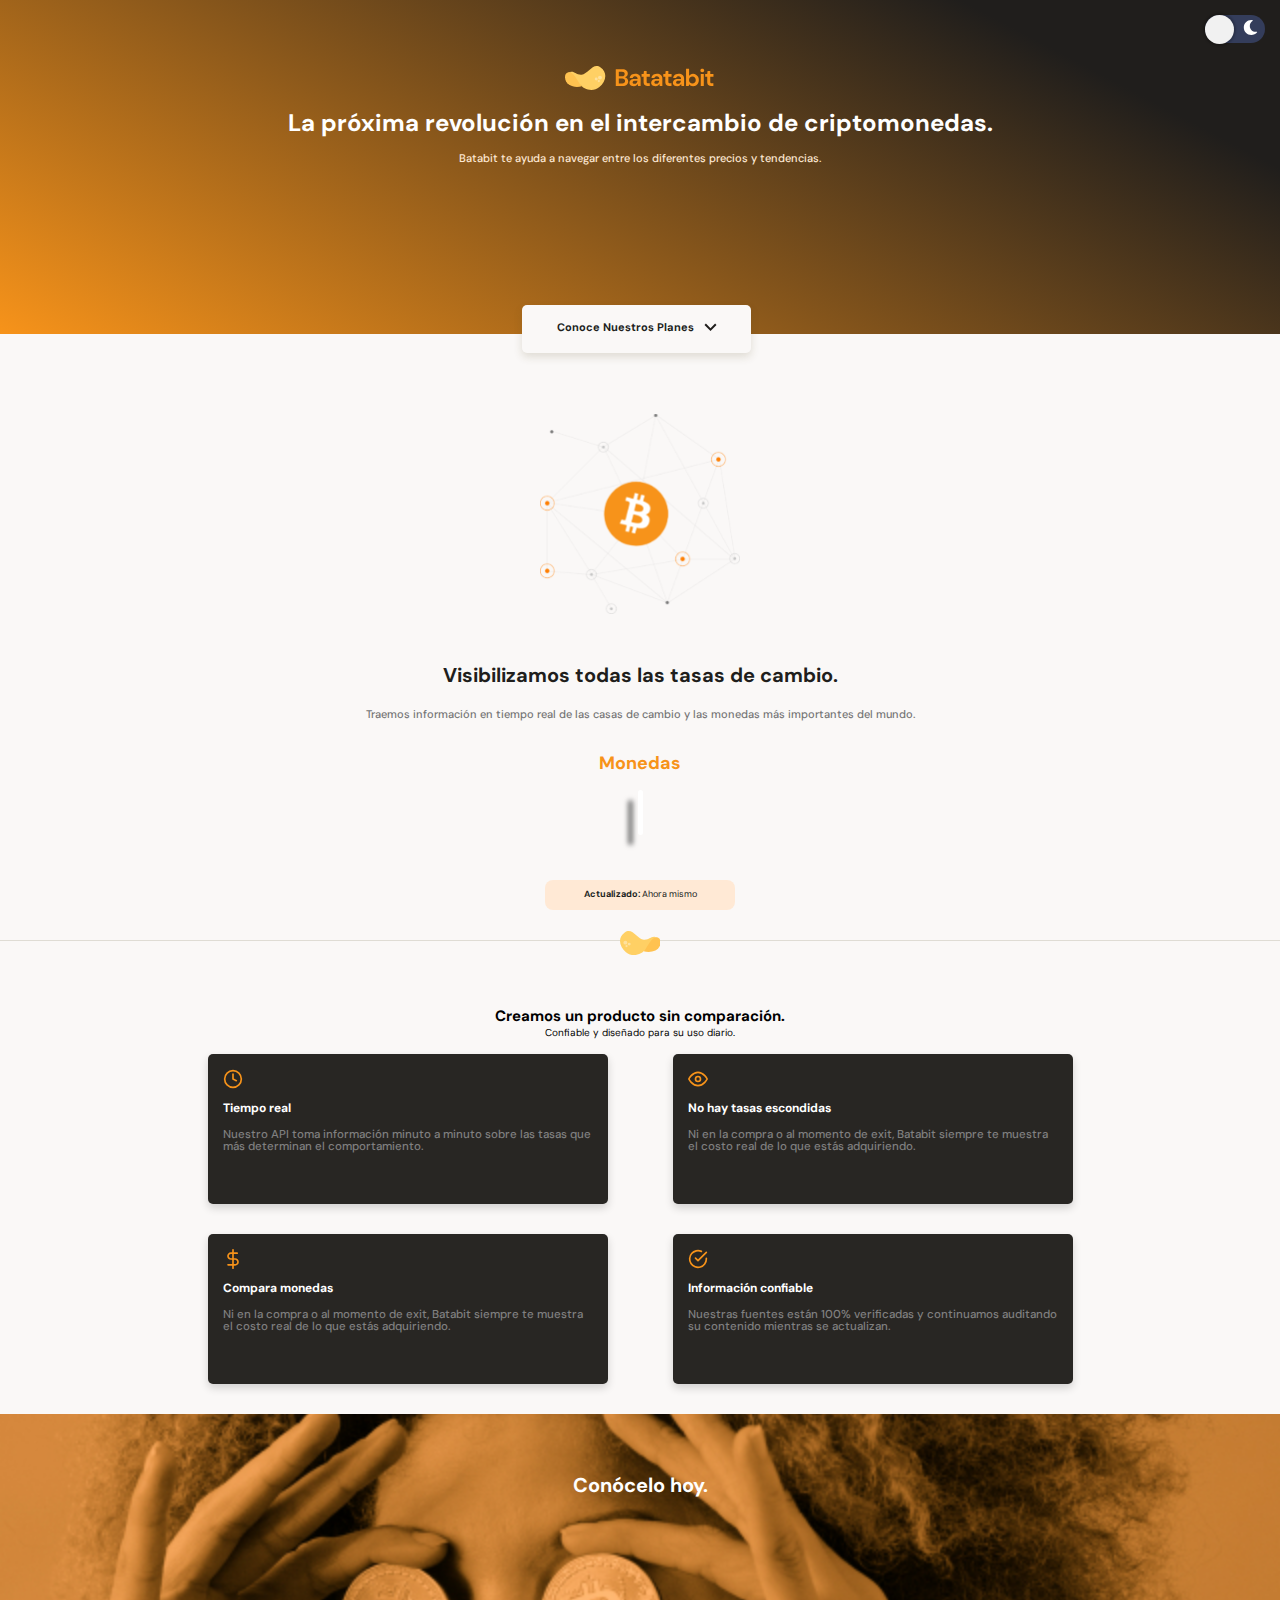
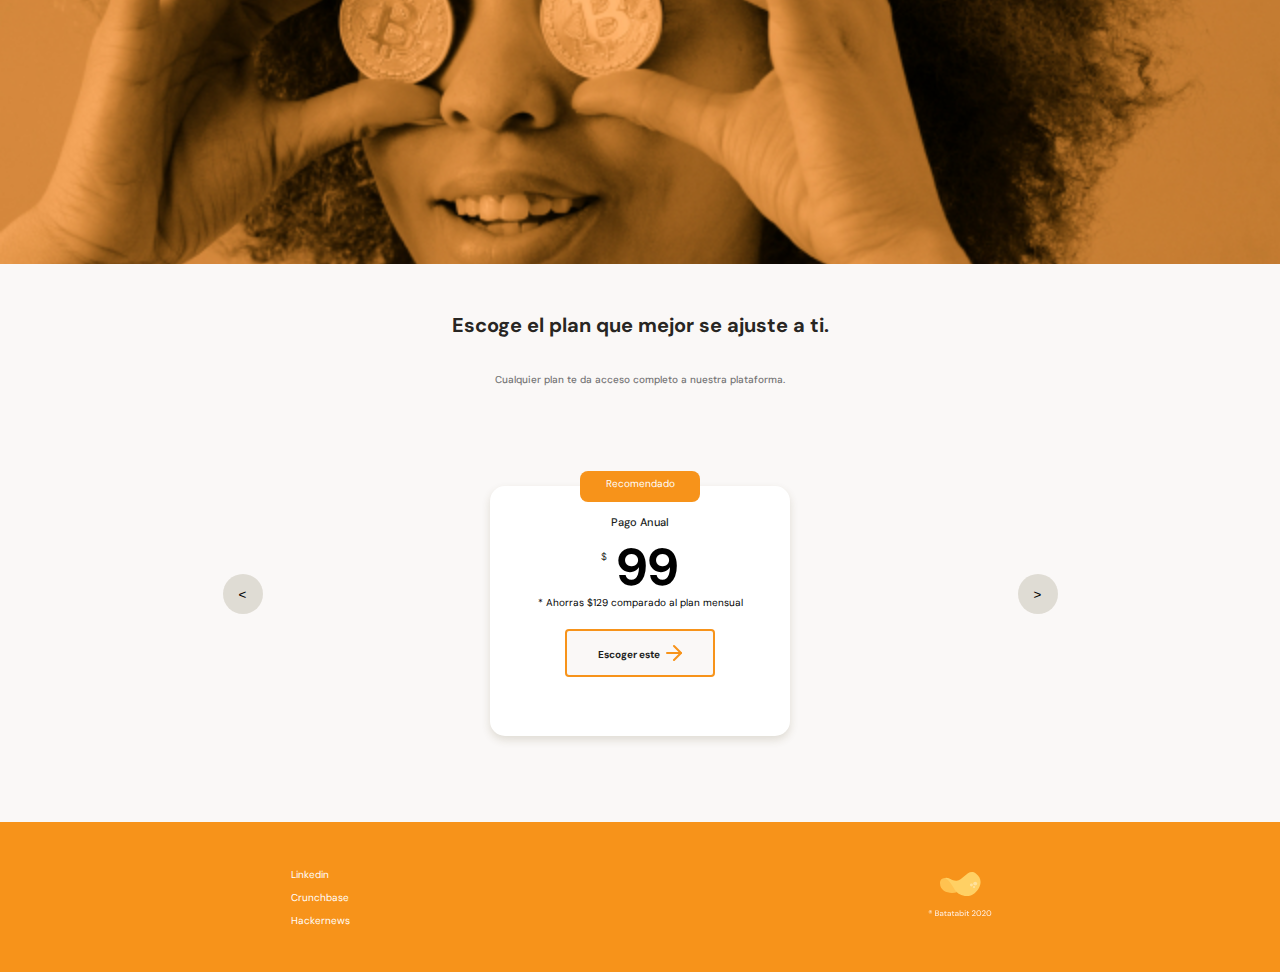
<file: index.html>
<!DOCTYPE html>
<html lang="es">
    <head>
        <meta chartset="UTF-8" />
        <meta name="description" content="aplicación de finanzas" />
        <meta name="robots" content="index,follow" />
        <title>Batabit</title>
        <meta name="viewport" content="width=device-width, initial-scale=1.0" />
        <link rel="stylesheet" href="./style.css" />
        <link href="https://fonts.googleapis.com/css2?family=DM+Sans:wght@400;500;700&family=Inter:wght@300;500&display=swap" rel="stylesheet"/>
        <link rel="stylesheet" href="./css/tablet.css" media="(min-width: 930px)"/>
        <scrip src="https://kit.fontawesome.com/99daac918f.js" crossorigin="anonymous"></scrip>
    </head>
    <body>
        <header>
            <img src="./assets/img/logo.svg" alt="" />
            <div class="header--title-container">
                <button class="switch" id="switch">
                    <span><img src="assets/icons/button-icons/sun-solid.svg"></span>
                    <span><img src="assets/icons/button-icons/moon-icon.svg"></span>
                </button>
                <h1>La próxima revolución en el intercambio de criptomonedas.</h1>
                <p>Batabit te ayuda a navegar entre los diferentes precios y tendencias.</p>
                <a href="#plans" class="header--button">Conoce Nuestros Planes<span></span></a>
            </div>
        </header>
        <main>
            <section class="main-exchange-container" id="main-exchange-container">
                <div class="backgroundImg"></div>
                <div class="main-exchange-container--title" >
                    <h2 class="main-exchange-container--title1" >Visibilizamos todas las tasas de cambio.</h2>
                    <p class="main-exchange-container--subtitle" >Traemos información en tiempo real de las casas de cambio y las monedas más importantes del mundo.</p>
                </div>
                </div>
                <section class="main-tables-container">
                    <div class="main-currency-table">
                        <p class="currency-table--title">Monedas</p>
                        <div id="currency-table--container" class="currency-table--container"></div>
                    </div>
                    <div class="currency-table--date">
                        <p><b>Actualizado:</b> Ahora mismo</p>
                    </div>
                </section>
            </section>
            <section class="main-product-detail" id="main-product-detail">
                <span class="product-detail--batata-logo"></span>
                <div class="product-detail--title">
                    <h2 class="product-detail--title1">Creamos un producto sin comparación.</h2>
                    <p class="product-detail--subtitle">Confiable y diseñado para su uso diario.</p>
                </div>
                <section class="product-cards--container">
                    <article class="product-detail--cards">
                        <span class="clock icon-card"></span>
                        <p class="product--card-title">Tiempo real</p>
                        <p class="product--card-body">Nuestro API toma información minuto a minuto sobre las tasas que más determinan el comportamiento.</p>
                    </article>
                    <article class="product-detail--cards">
                        <span class="eye icon-card"></span>
                        <p class="product--card-title">No hay tasas escondidas</p>
                        <p class="product--card-body">Ni en la compra o al momento de exit, Batabit siempre te muestra el costo real de lo que estás adquiriendo.</p>
                    </article>
                    <article class="product-detail--cards">
                        <span class="dolar icon-card"></span>
                        <p class="product--card-title">Compara monedas</p>
                        <p class="product--card-body">Ni en la compra o al momento de exit, Batabit siempre te muestra el costo real de lo que estás adquiriendo.</p>
                    </article>
                    <article class="product-detail--cards">
                        <span class="circle icon-card"></span>
                        <p class="product--card-title">Información confiable</p>
                        <p class="product--card-body">Nuestras fuentes están 100% verificadas y continuamos auditando su contenido mientras se actualizan.</p>
                    </article>
                </section>
            </section>
            <section  class="bitcoin-img-container">
                <h2>Conócelo hoy.</h2>
            </section>
            <section id="plans" class="main-plans-container">
                <div class="plans--title">
                    <h2 class="plans--title1">Escoge el plan que mejor se ajuste a ti.</h2>
                    <p class="plans--subtitle">Cualquier plan te da acceso completo a nuestra plataforma.</p>
                </div>
                <section class="plans-container--slider">
                    <div class="carousel_actions">
                        <button id="carousel__button--prev" class="carousel__button--prev"><</button>
                    </div>
                    <article class="plans-container--card carousel__item carousel__item--hidden">
                        <p class="basic">Básico</p>
                        <div class="plan-info-container">
                            <h3 class="plan-card--title">Pago Mensual</h3>
                            <p class="plan-card--price"><span>$</span> 19</p>
                            <p class="plan-card--saving">* Plan básico con todas las ventajas</p>
                            <button class="plan-card--ca border_basic">Escoger este <span></span></button>
                        </div>
                    </article>
                    <article class="plans-container--card carousel__item carousel__item--visible">
                        <p class="recommended">Recomendado</p>
                        <div class="plan-info-container">
                            <h3 class="plan-card--title">Pago Anual</h3>
                            <p class="plan-card--price"><span>$</span> 99</p>
                            <p class="plan-card--saving">* Ahorras $129 comparado al plan mensual</p>
                            <button class="plan-card--ca border_recommended">Escoger este <span></span></button>
                        </div>
                    </article>
                    <article class="plans-container--card carousel__item carousel__item--hidden">
                        <p class="unlimited">Ilimitado</p>
                        <div class="plan-info-container">
                            <h3 class="plan-card--title">De por vida</h3>
                            <p class="plan-card--price"><span>$</span> 199</p>
                            <p class="plan-card--saving">* Exclusivo para los primeros 100 clientes con un precio especial</p>
                            <button class="plan-card--ca border_unlimited">Escoger este <span></span></button>
                        </div>
                    </article>
                    <div class="carousel_actions">
                        <button id="carousel__button--next" class="carousel__button--next">></button>
                    </div>
                </section>
                </div>
            </section>
        </main>
        <script src="app.js"></script>
    </body>
    <footer>
        <section class="left">
            <ul>
                <li><a href="#">Linkedin</a></li>
                <li><a href="#">Crunchbase</a></li>
                <li><a href="#">Hackernews</a></li>
            </ul>
        </section>
        <section class="right">
            <img src="./assets/img/logo-footer.svg" alt="logo de Batabit 2020" />
        </section>
    </footer>
</html>
</file>
<file: style.css>
/*
1. Posicionamiento
2. Modelo de caja (Box model)
3. Tipografía
4. Visuales
5. Otros
*/

:root{
    /* Colores */
    --bitcoin-orange: #F7931A;
    --soft-orange: #FFE9D5;
    --secondary-blue: #1A9AF7;
    --soft-blue: #E7F5FF;
    --warn-black: #201E1C;
    --warn-black_1: #282623;
    --grey: #BABABA;
    --off-white: #FAF8F7;
    --just-white: #FFFFFF;
    --background-black: #323138;
    --backgraound-table: #39363e;
}

*{
    box-sizing: border-box;
    margin: 0;
    padding: 0;
}

html{
    font-size: 62.5%;
    font-family: 'DM Sans', sans-serif;
}

header{
    position: relative;
    display: flex;
    flex-direction: column;
    justify-content: center;
    width: 100%;
    min-width: 320px;   /*el width no se va a hacer más pequeña de este tamaño que es la dimensión más pequeña en celulares*/
    height: 334px;
    text-align: center;
    background: linear-gradient(207.8deg, var(--warn-black) 16.69%, var(--bitcoin-orange) 100%);
}

header img {
    width: 150px;
    height: 24px;
    margin-top:60px;
    align-self: center;
}

.header--title-container{
    /*Esto quiere decir que va a utilizar el 90% entre 288px y 900px*/
    width:90%;
    min-width: 288px;
    max-width: 900px;
    height: 218px;
    margin-top:20px;
    text-align: center;
    align-self: center;
}

.header--title-container h1{
    font-size: 2.4rem;
    font-weight: bold;
    line-height: 2.6rem;
    color: var(--just-white);
}

.header--title-container p{
    margin-top: 15px;
    font-size: 1.1rem;
    font-weight: 500;
    color: var(--soft-orange);
    font-style: normal;
}

.header--title-container .header--button{
    position: absolute;
    left: calc(50% - 118px);
    top: 270px;
    display: block;
    margin-top: 35px;
    padding: 15px;
    width: 229px;
    height: 48px;
    background-color: var(--off-white);
    /*sombra*/
    box-shadow: 0px 4px 8px rgba(89, 73, 30, 0.16);
    border: none;
    border-radius: 5px;
    font-size: 1.1rem;
    font-weight: bold;
    text-decoration: none;
    color: var(--warn-black)
}

.header--button span{
    display: inline-block;
    width: 13px;
    height: 8px;
    margin-left: 10px;
    background-image: url(./assets/icons/down-arrow.svg);
}

main{
    width: 100%;
    height: auto;
    background-color: var(--off-white);
}

.main-exchange-container{
    width: 100%;
    height: auto;
    padding-top: 80px;
    padding-bottom: 30px;
    text-align: center;
    transition: .35s ease all;
}
.main-exchange-container--title{
    width: 90%;
    min-width: 288px;
    max-width: 900px;
    margin:0 auto;
}

.main-exchange-container .backgroundImg {
    width: 200px;
    height: 200px;
    margin: 0 auto;
    margin-bottom: 50px;
    background-image: url('./assets/img/Bitcoin.svg');
    /*vamos a ajustar la imagen para que cuando aumente el tamaño de nuestra pantalla esta se mantenga en el centro*/
    background-size: cover;
    background-position: center;
    background-repeat: no-repeat;
}

.switch {
    top: 0;
    right: 0;
    height: 28px;
    width: 60px;
    background: #343D5B;
    border-radius: 1000px;
    border: none;
    position: absolute;
    cursor: pointer;
    display: flex;
    outline: none;
    padding: 0;
    margin: 15px;
    justify-content: space-around;
    align-items: center;
}

.switch::after{
    content:"";
    display: block;
    width: 29px;
    height: 29px;
    position: absolute;
    background: #F1F1F1;
    top: 0;
    left: 0;
    right: unset;
    border-radius: 100px;
    transition: .3s ease all;
    box-shadow: 0px 0px 2px 2px rgba(0, 0, 0, .2);
}

.active {
    background-color: orange;
    color: #000;
}

.active::after{
    right: 0;
    left: unset;
}

.switch span img{
    position: block;
    height: 15px;
    width: 15px;
    padding: 0;
    margin: 0;
    filter: invert(1);
    background-color: none;
}


.main-tables-container {
    height: auto;
    margin: 0 auto;
    width: 70%;
    display: flex;
    justify-content: center;
    align-items: center;
    flex-direction: column;
}

.main-currency-table {
    display: flex;
    justify-content: center;
    align-items: center;
    flex-direction: column;
}

.currency-table--container {
    display:grid;
    grid-template-areas:" name price"
                        " name price"
                        " name price"
                        " name price"
                        " name price"
                        " name price"
                        " name price"
                        " name price"
                        " name price"
                        " name price";
    grid-template-columns: repeat(2, 1fr);
    grid-template-rows: repeat(10, 1fr);
    gap: 5px;
    justify-content: center;
    align-items: center;
    margin-bottom: 30px;
    background-color: var(--just-white);
    box-shadow: -10px 10px 5px #757575;
    border-radius: 10px;
}

.currency-name, .currency-price {
    font-size: 1.2rem;
    font-weight: bold;
    line-height: 1.7rem;
    color: #808080;
    padding: 10px
}

.currency-name {
    grid-area: name;
}
.currency-price {
    grid-area: price;
    font-weight: bold;
}

.currency-table--date{
    width: 190px;
    height: 30px;
    margin: 0 auto;
    margin-top:15px;
    padding: 8px;
    background-color: var(--soft-orange);
    border-radius: 8px;
}

.currency-table--date p{
    font-size: 0.9rem;
    line-height: 1.3rem;
    color: var(--warn-black);
}

.main-currency-table .currency-table--title{
    margin-bottom: 15px;
    font-size: 1.8rem;
    font-weight: bold;
    line-height: 2.3rem;
    color: var(--bitcoin-orange);
}

.main-product-detail{
    position: relative;
    width: 100%;
    min-width: 320px;
    height: auto;
    padding: 15px 10px;
    background-color: var(--off-white);
    border-top: 1px solid rgba(89, 73, 30, 0.16);
}

.product-detail--batata-logo{
    position: absolute;
    width: 40px;
    height: 25px;
    top: -10px;
    left: calc(50% - 20px);
    background-image: url('./assets/icons/batata.svg');
}

.product-detail--title{
    width: 90%;
    min-width: 288px;
    height: auto;
    margin: 0 auto;
    margin-top:50px;
    text-align: center;
}

.main-exchange-container--title1{
    margin: 20px;
    font-size: 2rem;
    font-weight: bold;
    line-height: 2.2rem;
    color: var(--warn-black);
}

.main-exchange-container--subtitle{
    margin-bottom: 30px;
    font-size: 1.1rem;
    font-weight: 500;
    line-height: 1.6rem;
    color:#757575;
}

.product-detail--cards{
    width: 90%;
    min-width: 288px;
    max-width: 400px;
    height: 150px;
    margin: 15px auto;
    padding:15px;
    background-color: var(--warn-black_1);
    border-radius: 5px;
    box-shadow: 0 4px 8px rgba(0, 0, 0, 0.16);
}

.product-detail--cards .icon-card{
    display: inline-block;
    width: 20px;
    height: 20px;
    margin-bottom: 10px;
    background-size: cover;
    background-position: center;
    background-repeat: no-repeat;
}

.clock{background-image: url('./assets/icons/clock.svg');}
.eye{background-image: url('./assets/icons/eye.svg');}
.dolar{background-image: url('./assets/icons/dollar-sign.svg');}
.circle{background-image: url('./assets/icons/check-circle.svg');}

.product--card-title {
    margin-bottom: 15px;
    font-size: 1.2rem;
    font-weight: bold;
    line-height: 1.2rem;
    color:var(--just-white)
}

.product--card-body {
    font-size: 1.15rem;
    font-weight: 500;
    line-height: 1.2rem;
    color: #808080
}

.bitcoin-img-container{
    width: 100%;
    min-width: 320px;
    height: 50vh;
    background-image: url('./assets/img/bitcoinbaby2x.jpg');
    background-position: center;
    background-size: cover;
    background-repeat: no-repeat;
}

.bitcoin-img-container h2{
    padding-top: 60px;
    font-size: 2rem;
    font-weight: bold;
    line-height: 2.2rem;
    color: var(--just-white);
    text-align:center;
}

.main-plans-container{
    width: 100%;
    min-width: 320px;
    padding-bottom: 70px;
    text-align: center;
}

.plans--title{
    width: 90%;
    min-width: 288px;
    height: auto;
    margin: 0 auto;
    margin-bottom: 50px;
}

.plans--title1{
    padding-top: 50px;
    font-size: 2rem;
    font-weight: bold;
    line-height: 2.2rem;
    color: var(--warn-black_1)
}

.plans--subtitle{
    padding-top: 38px;
    font-size: 1rem;
    font-weight: 500;
    line-height: 1.2rem;
    color: #757575;
}

.plans-container--card{
    position: relative;
    scroll-snap-align: center;
    width: 70%;
    min-width: 190px;
    max-width: 300px;
    height: 250px;
    margin: 50px 5px 0;
    padding: 0 15px;
    background-color: var(--just-white);
    border-radius: 15px;
    box-shadow: 0 4px 8px rgba(89, 73, 30, 0.16);
}

.recommended,  .basic, .unlimited{
    position: absolute;
    width: 120px;
    height: 31px;
    left: calc(50% - 60px);
    top: -15px;
    font-size: 1rem;
    padding: 6px;
    border-radius: 8px;
    color: var(--just-white);
}

.recommended{background-color: var(--bitcoin-orange);}
.basic{background-color: var(--secondary-blue);}
.unlimited{background-color: var(--grey);}

.plan-card--title{
    padding-top: 30px;
    font-size: 1.1rem;
    font-weight: 500;
    line-height: 1.2rem;
    color: var(--warn-black);
}

.plan-card--price {
    padding: 5px 0;
    font-size: 5.2rem;
    font-weight: bold;
    line-height: 4.8rem;
    color: black;
}

.plan-card--price span{
    font-size: 1rem;
    font-weight: 300;
    vertical-align: 25px;
    font-size: #757575;
}

.plan-card--ca{
    width: 150px;
    height: 48px;
    margin-top: 20px;
    background-color: #FAF8F7;
    border-radius: 4px;
    font-size: 1rem;
    font-weight: bold;
    line-height: 1rem;
    color: var(--warn-black);
    font-family: 'DM Sans', sans-serif;
    padding-bottom: 0.5rem;
}

.border_recommended{border: 2px solid var(--bitcoin-orange);}
.border_basic{border: 2px solid var(--secondary-blue);} 
.border_unlimited{border: 2px solid var(--grey);}

.plan-card--ca span{
    display: inline-block;
    width: 20px;
    padding: 0.5rem;
    height: 20px;
    background-image: url('./assets/icons/orange-right-arrow.svg');
    vertical-align: text-bottom;
}

.plans-container--slider{
    display:flex;
    height: 316px;
    overflow-x: scroll;
    overscroll-behavior-x:contain ;
    scroll-snap-type: x proximity;
    overflow: hidden;
}

footer{
    display:flex;
    width: 100%;
    height: 150px;
    background-color: var(--bitcoin-orange);
}

footer section{
    width: 50%;
    display:flex;
    justify-content: center;
    align-items: center;
}

footer section .left ul{
    font-size: 1.1rem;
    font-weight: 500;
    line-height: 6rem;
}

.left li{
    margin: 10px 0;
    list-style: none;
}

.left a{
    text-decoration: none;
    color: var(--just-white)
}

.carousel_actions {
    display: flex;
    align-items: center;
    height: 100%;
    width: 500px;
    justify-content: center;
}

.carousel__button--prev, .carousel__button--next {
    height: 40px;
    width: 40px;
    border:none;
    border-radius: 50%;
    outline: none;
    background-color:rgba(89, 73, 30, 0.16);
    cursor:pointer;
}

.carousel__item--hidden {
    display: none;
}

.carousel__item--visible {
    display: block;
    animation: fadeVisibility 0.3s;
}

@keyframes fadeVisibility {
    0% {
        opacity: 0;
    }
    100% {
        opacity: 1;
        transform: opacity linear;
    }
}

.dark {
    background-color: var(--background-black);
    transition: .35s ease all;
}

.dark-letters {
    color:var(--just-white);
}

.dark-table {
    background-color:var(--backgraound-table);
    box-shadow: -10px 10px 5px var(--warn-black);
}

.carousel__button--dark {
    background-color:white;
}
</file>
<file: css/tablet.css>
.product-cards--container{
    display:flex;
    flex-wrap: wrap;
    width: 930px;
    margin: 0 auto;
}

.plans-container--slider{
    justify-content: center;
}

.main-tables-container{
    display:flex;
    flex-wrap: wrap;
    width: 930;
    margin: 0 auto;
}

div .carousel_actions {
    display: flex;
    align-items: center;
    height: 100%;
    width: 100%;
}
</file>
